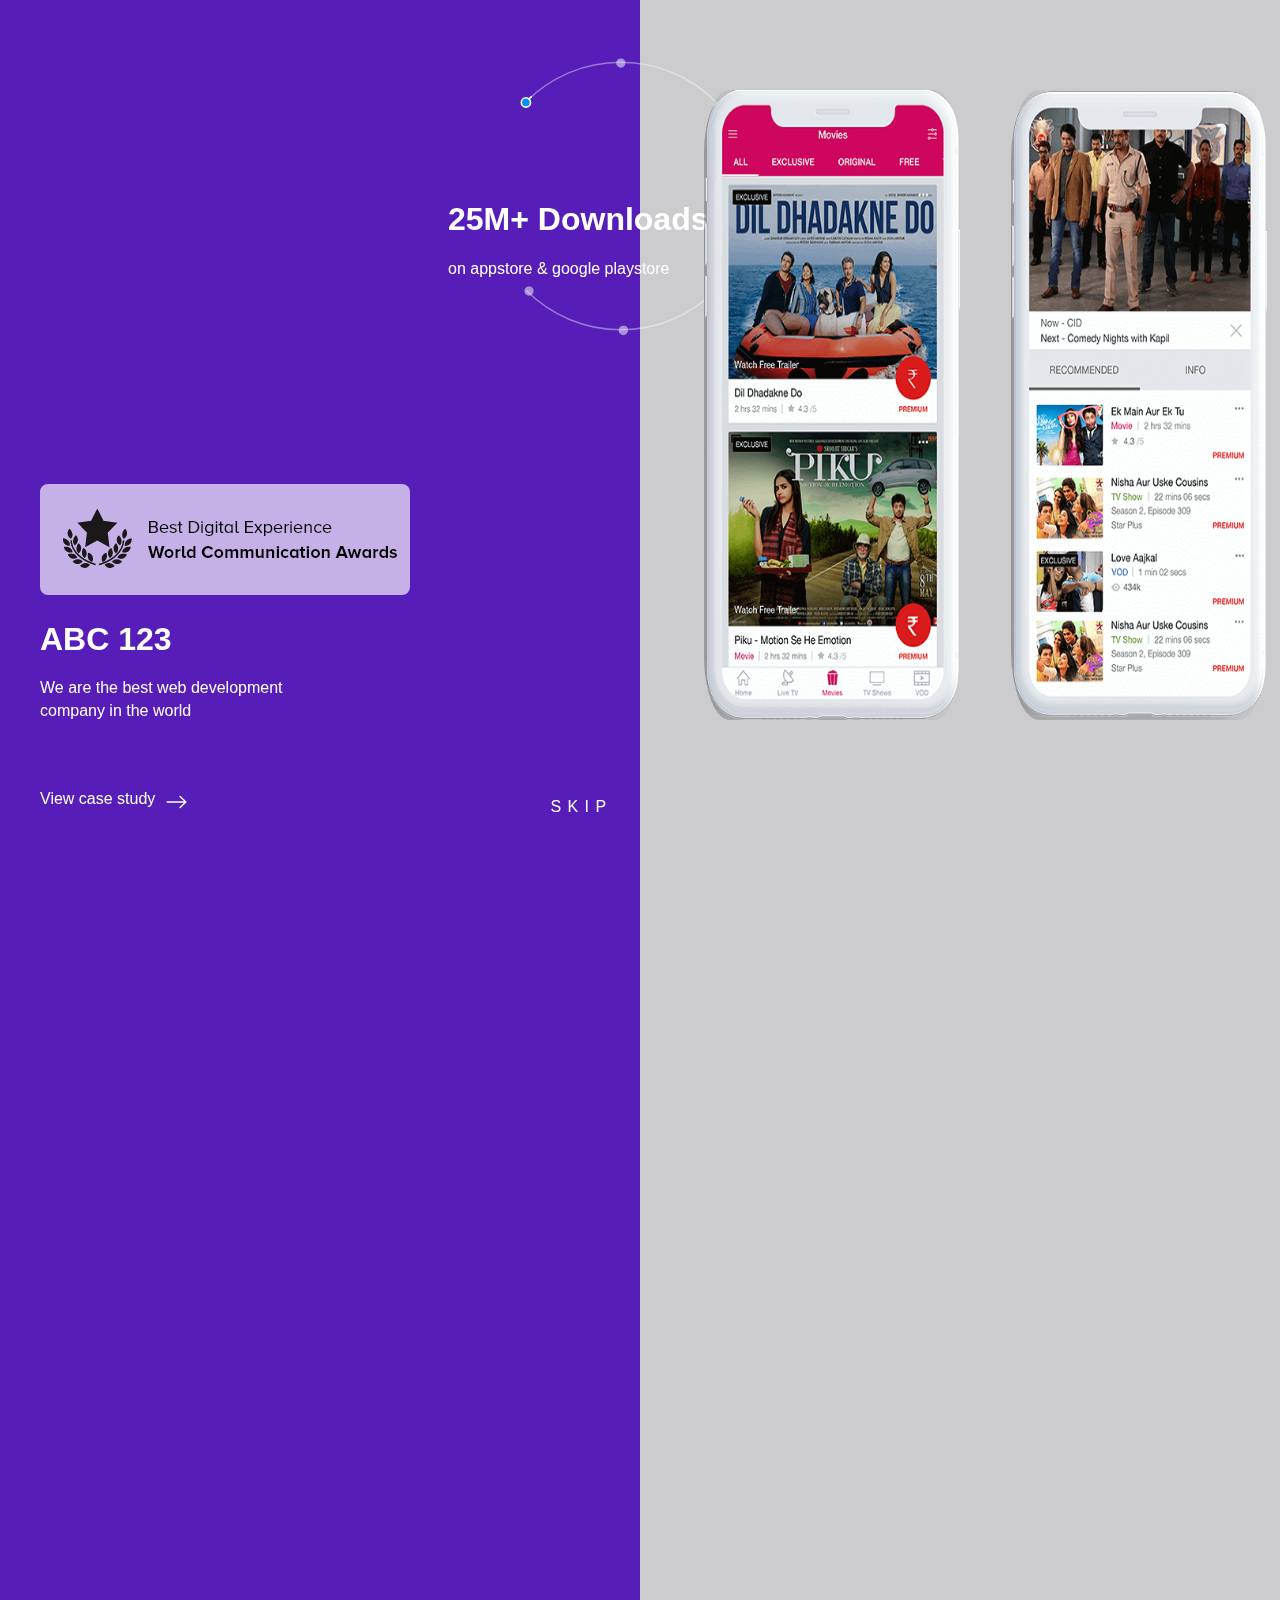
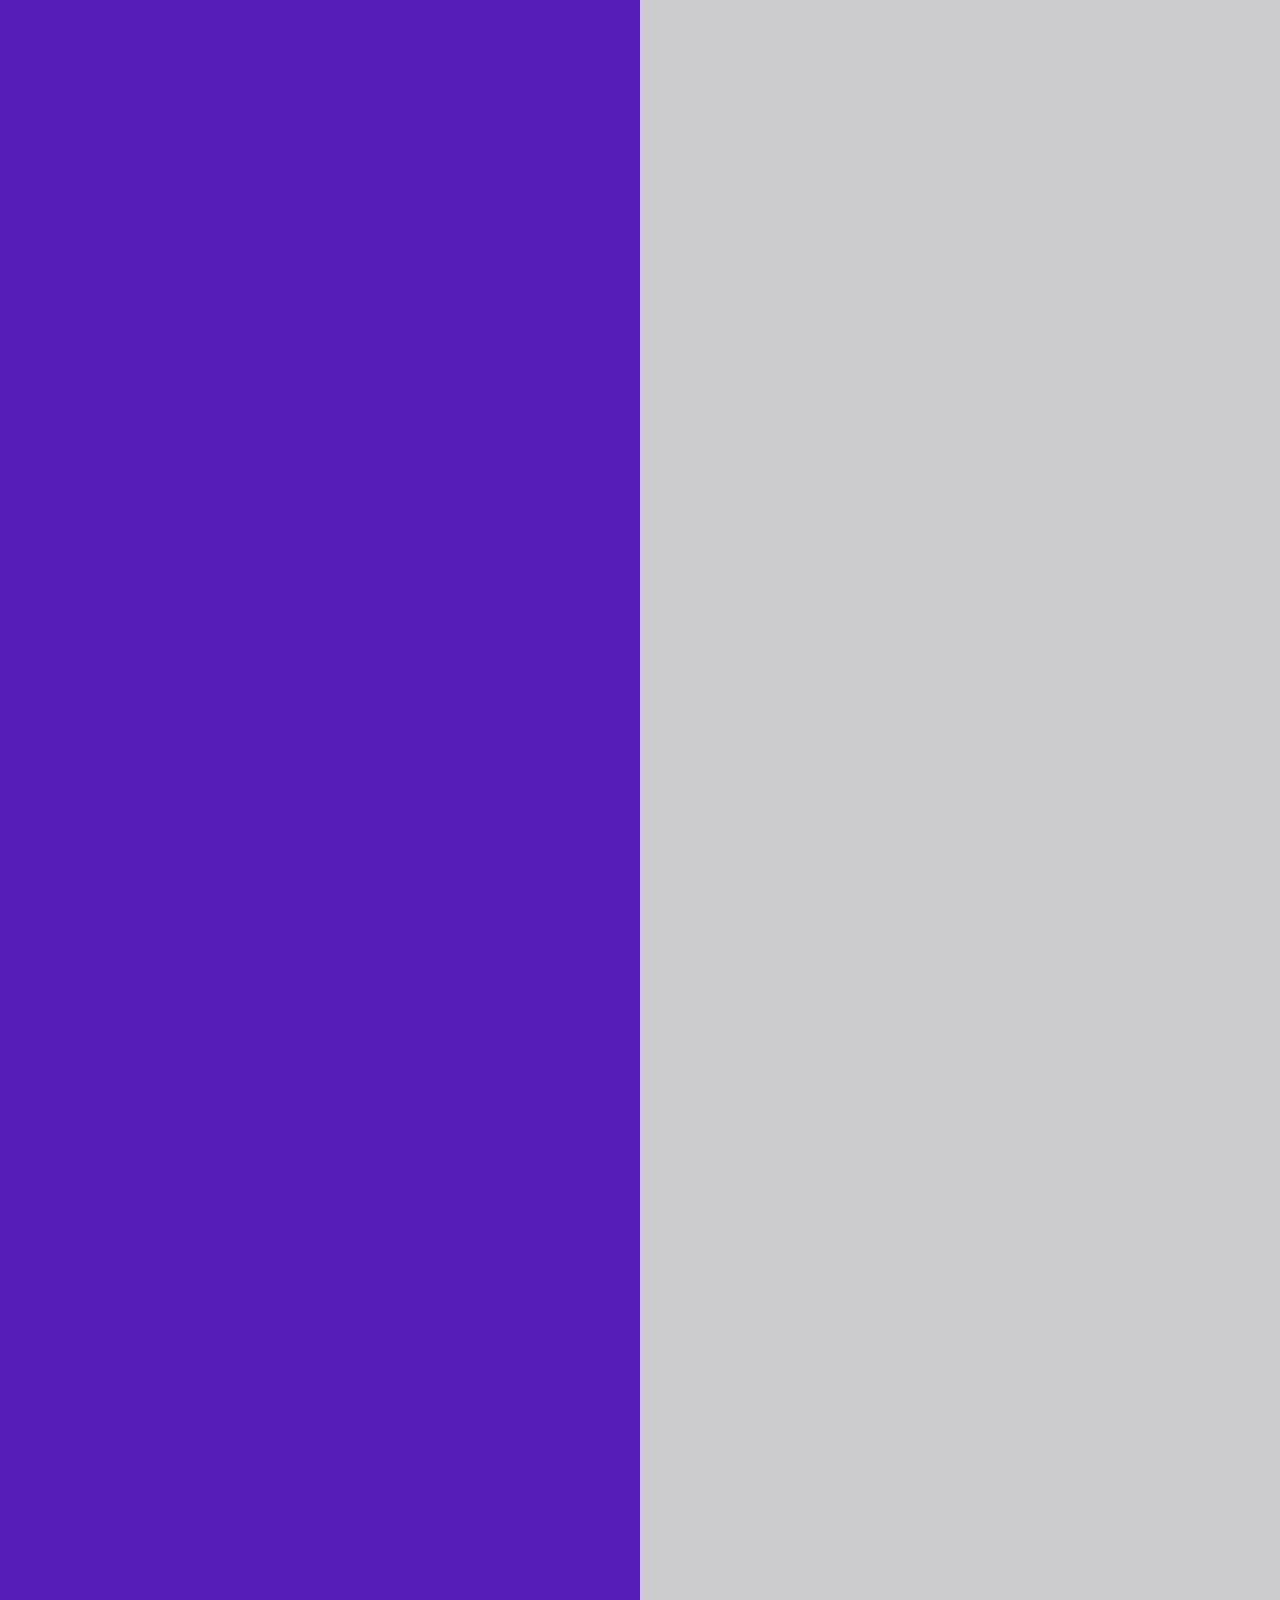
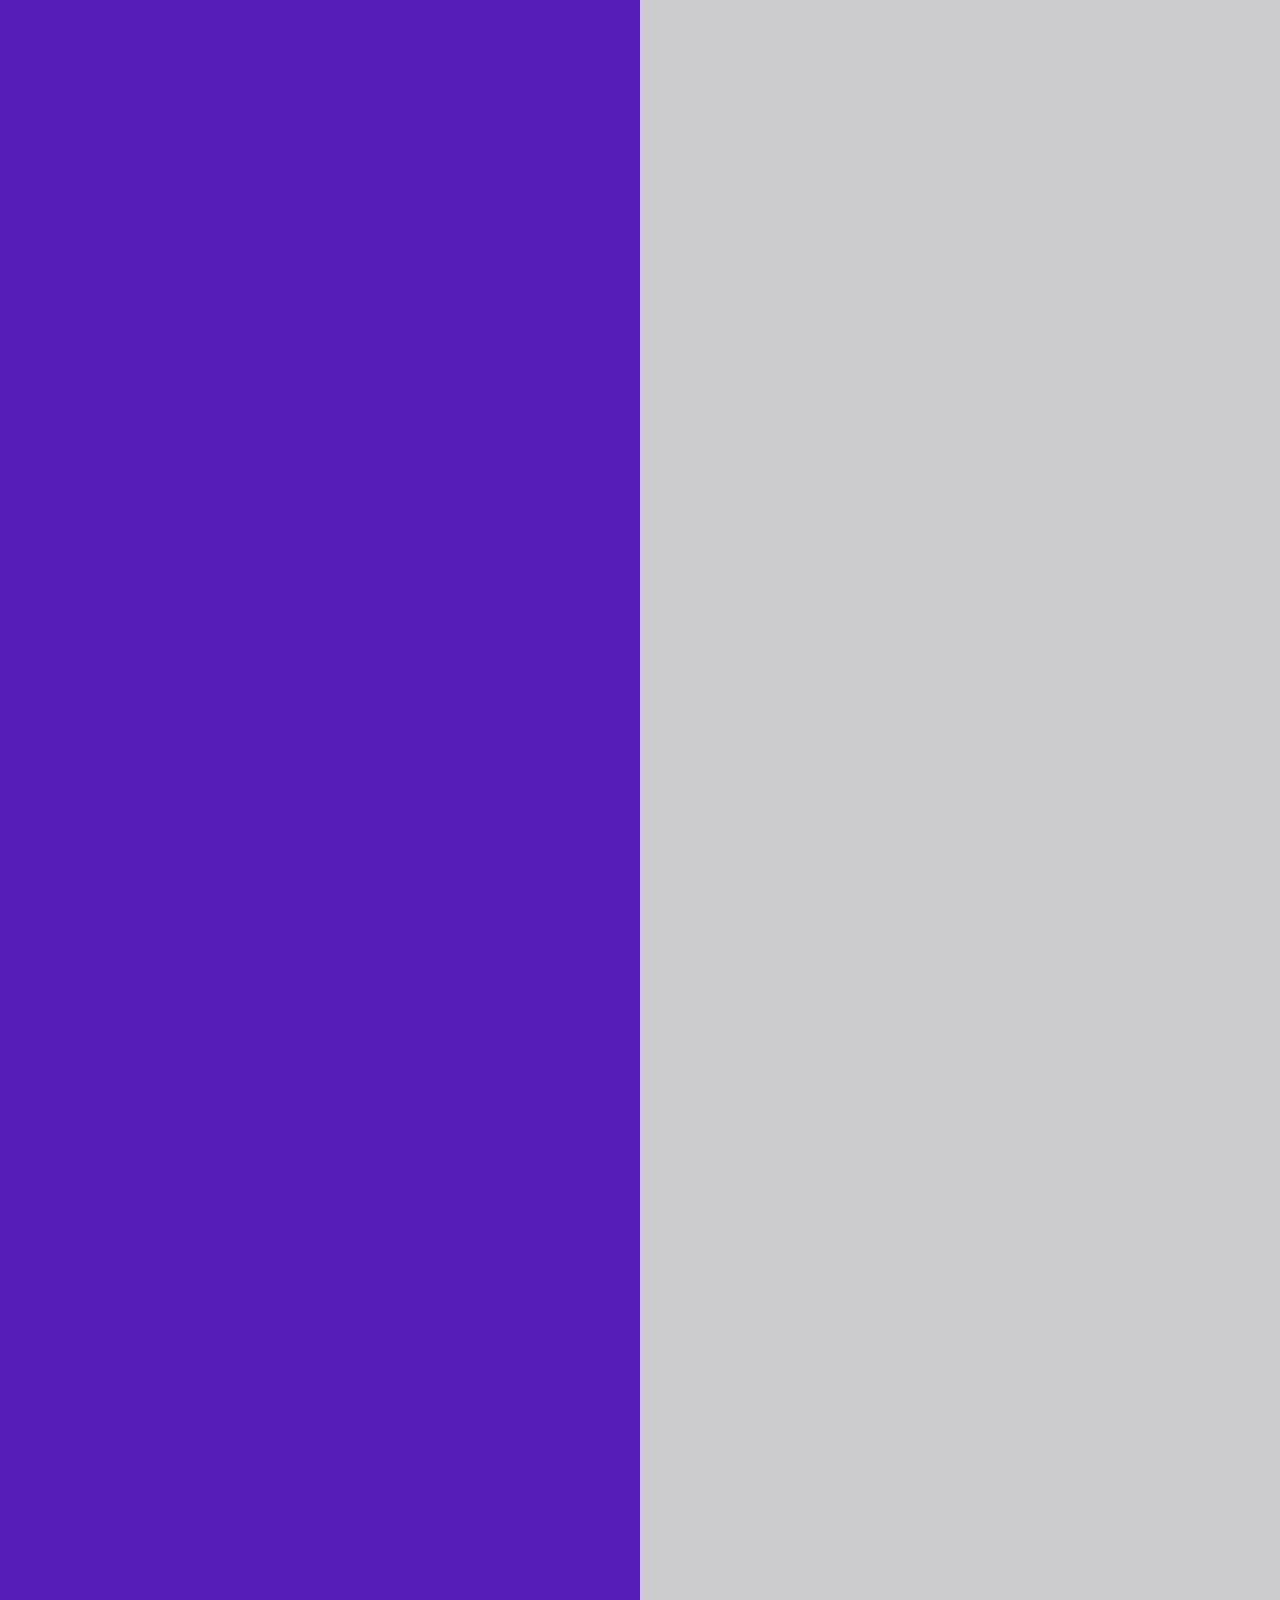
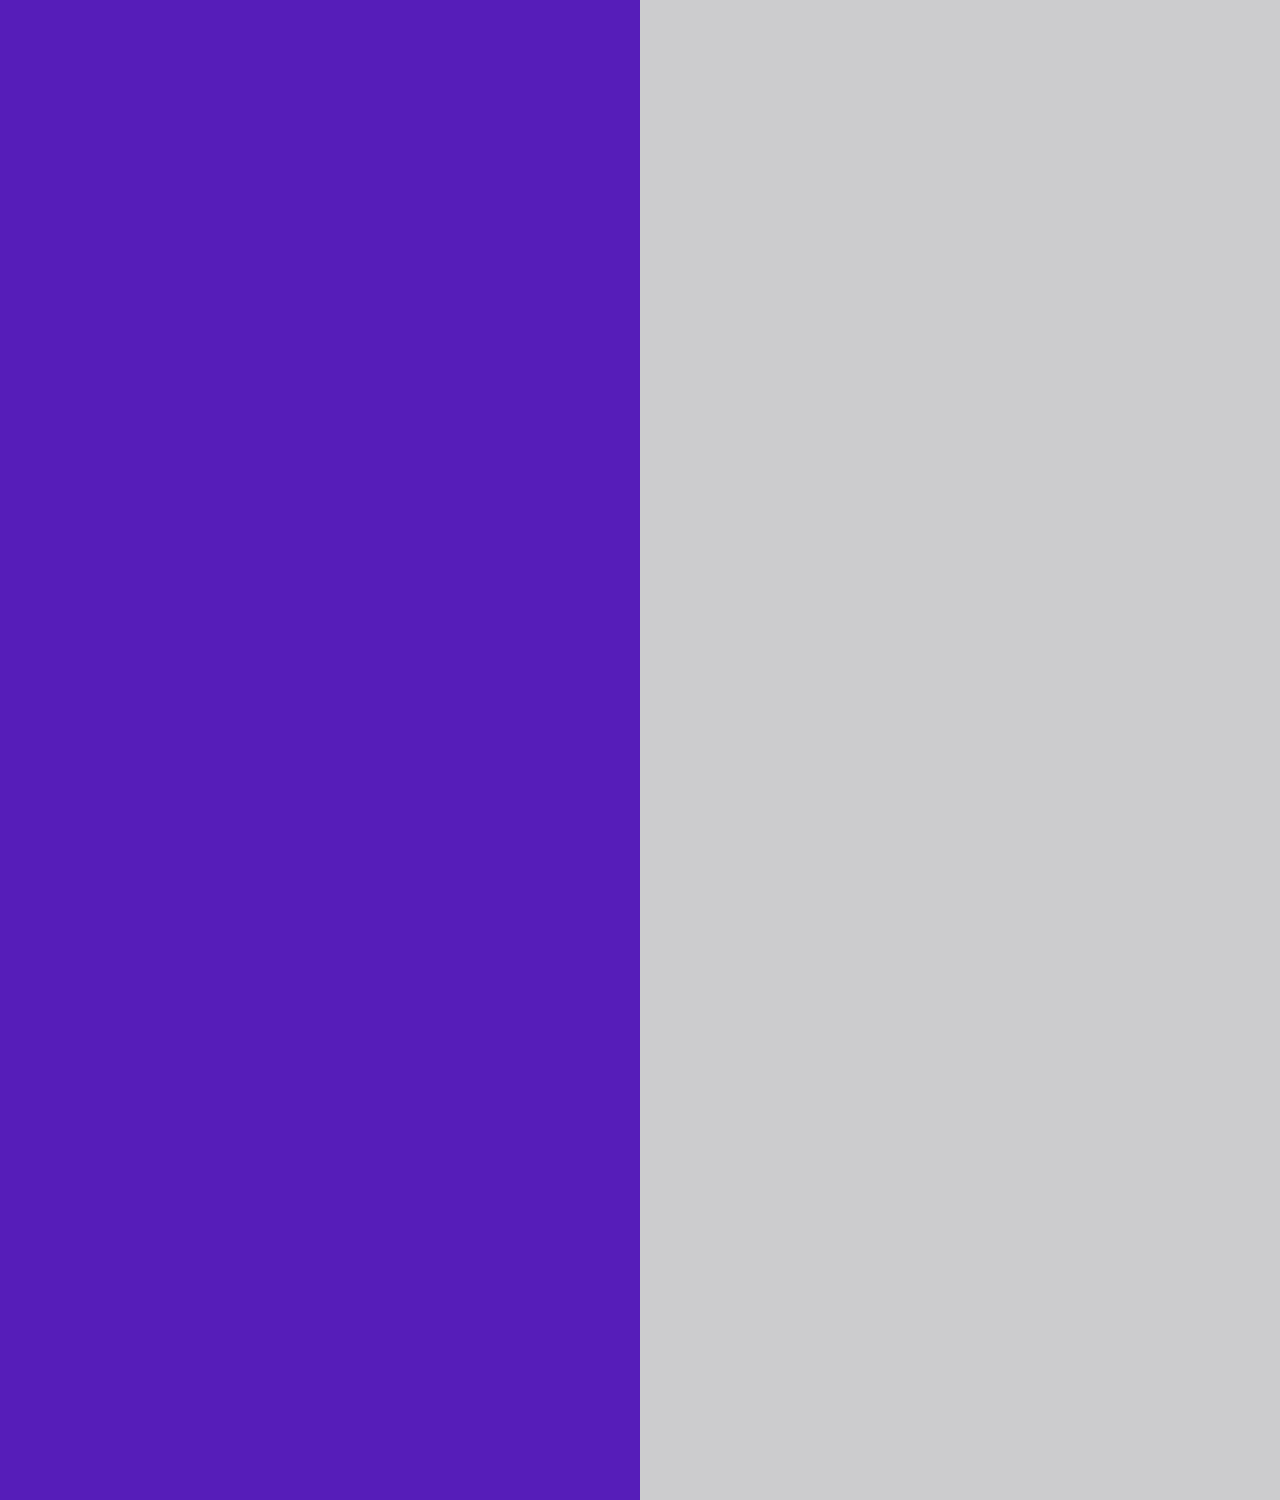
<file: index.html>
<!DOCTYPE html>
<html lang="en">

<head>
	<meta charset="UTF-8">
	<meta name="viewport" content="width=device-width, initial-scale=1.0">
	<title>Task 2</title>
	<script src="libs/jquery-3.6.0.min.js"></script>
	<link rel="stylesheet" href="style.css">
</head>

<body>
	<div class="container">
		<div class="box" id="box-left">
			<div id="organisation-info"></div>
			<a href="#" id="skip-button">SKIP</a>
			<div id="left-1"></div>
			<div id="left-2"></div>
			<div id="left-3"></div>
			<div id="left-4"></div>
			<div id="left-5"></div>
			<div id="left-6"></div>
			<div id="left-7"></div>
		</div>
		<div id="slider">
			<svg version="1.1" id="transring" xmlns="http://www.w3.org/2000/svg"
				 xmlns:xlink="http://www.w3.org/1999/xlink" x="0px" y="0px" viewBox="0 0 414 414"
				 style="enable-background:new 0 0 414 414; background-color:none" xml:space="preserve">

                <path id="Transparent_Ring" class="transrg"
					  style="opacity:0.4;fill:none;stroke:#FFFFFF;stroke-width:2;stroke-miterlimit:10;enable-background:new"
					  d="M84.2,85c31.3-31.5,74.7-51,122.7-51c95.5,0,173,77.5,173,173s-77.5,173-173,173
                c-47.8,0-91-19.4-122.3-50.7"></path>

				<path id="Opaque_Ring" class="transrgwht" stroke-dasharray="0,1000"
					  style="fill: none; stroke: rgb(255, 255, 255); stroke-width: 2; stroke-miterlimit: 10; stroke-dasharray: 10, 1000;"
					  d="M84.2,85c31.3-31.5,74.7-51,122.7-51c95.5,0,173,77.5,173,173s-77.5,173-173,173
                c-47.8,0-91-19.4-122.3-50.7"></path>

				<g id="Dots1" class="dots-nav">
                    <g>
                        <path class="dotsst dotsfill1" style="fill: rgb(0, 146, 255); opacity: 1;"
							  d="M84,80 c-3.3,0-6,2.7-6,6s2.7,6,6,6s6-2.7,6 -6 S 87, 80, 84,80 z"></path>
                    </g>
					<g>
                        <path class="dotsstro"
							  style="opacity: 1; fill: none; stroke: rgb(255, 255, 255); stroke-width: 2; stroke-miterlimit: 10;"
							  d="M84,80c-3.3,0-6,2.7-6,6s2.7,6,6,6s6-2.7,6 -6 S 87, 80, 84,80 z"></path>
                    </g>
                </g>
				<g id="Dots2" class="dots-nav">
                    <g>
                        <path class="dotsst dotsfill2" style="fill: #fff; opacity: 0.5;"
							  d="M206.8,29c-3.3,0-6,2.7-6,6s2.7,6,6,6s6-2.7,6 -6S 210.1,29, 206.8,29 z M206.8"></path>
                    </g>
					<g>
                        <path class="dotsstro"
							  style="opacity: 0; fill: none; stroke: rgb(255, 255, 255); stroke-width: 2; stroke-miterlimit: 10;"
							  d="M206.8,29c-3.3,0-6,2.7-6,6s2.7,6,6,6s6-2.7,6 -6S 210.1,29, 206.8,29 z M206.8"></path>
                    </g>
                </g>
				<g id="Dots3" class="dots-nav">
                    <g>
                        <path class="dotsst dotsfill3" style="fill: #fff; opacity: 0.5;"
							  d="M332,85 c-3.3,0-6,2.7-6,6s2.7,6,6,6s6-2.7,6 -6 S 335,85, 332,85 z M332"></path>
                    </g>
					<g>
                        <path class="dotsstro"
							  style="opacity: 0; fill: none; stroke: rgb(255, 255, 255); stroke-width: 2; stroke-miterlimit: 10;"
							  d="M332,85 c-3.3,0-6,2.7-6,6s2.7,6,6,6s6-2.7,6 -6 S 335,85, 332,85 z M332"></path>
                    </g>
                </g>
				<g id="Dots4" class="dots-nav">
                    <g>
                        <path class="dotsst dotsfill4" style="fill: #fff; opacity: 0.5;"
							  d="M380,205 c-3.3,0-6,2.7-6,6s2.7,6,6,6s6-2.7,6 -6 S 383,205, 380,205 z M380"></path>
                    </g>
					<g>
                        <path class="dotsstro"
							  style="opacity: 0; fill: none; stroke: rgb(255, 255, 255); stroke-width: 2; stroke-miterlimit: 10;"
							  d="M380,205 c-3.3,0-6,2.7-6,6s2.7,6,6,6s6-2.7,6 -6 S 383,205, 380,205 z M380"></path>
                    </g>
                </g>
				<g id="Dots5" class="dots-nav">
                    <g>
                        <path class="dotsst dotsfill5" style="fill: #fff; opacity: 0.5;"
							  d="M335,315 c-3.3,0-6,2.7-6,6s2.7,6,6,6s6-2.7,6 -6 S 340,315, 335,315 z M335"></path>
                    </g>
					<g>
                        <path class="dotsstro"
							  style="opacity: 0; fill: none; stroke: rgb(255, 255, 255); stroke-width: 2; stroke-miterlimit: 10;"
							  d="M335,315 c-3.3,0-6,2.7-6,6s2.7,6,6,6s6-2.7,6 -6 S 340,315, 335,315 z M335"></path>
                    </g>
                </g>
				<g id="Dots6" class="dots-nav">
                    <g>
                        <path class="dotsst dotsfill6" style="fill: #fff; opacity: 0.5;"
							  d="M210,375 c-3.3,0-6,2.7-6,6s2.7,6,6,6s6-2.7,6 -6 S 215,375, 210,375 z M210"></path>
                    </g>
					<g>
                        <path class="dotsstro"
							  style="opacity: 0; fill: none; stroke: rgb(255, 255, 255); stroke-width: 2; stroke-miterlimit: 10;"
							  d="M210,375 c-3.3,0-6,2.7-6,6s2.7,6,6,6s6-2.7,6 -6 S 215,375, 210,375 z M210"></path>
                    </g>
                </g>
				<g id="Dots7" class="dots-nav">
                    <g>
                        <path class="dotsst dotsfill7" style="fill: #fff; opacity: 0.5;"
							  d="M88,324 c-3.3,0-6,2.7-6,6s2.7,6,6,6s6-2.7,6 -6 S 92,324, 88,324 z M88"></path>
                    </g>
					<g>
                        <path class="dotsstro"
							  style="opacity: 0; fill: none; stroke: rgb(255, 255, 255); stroke-width: 2; stroke-miterlimit: 10;"
							  d="M88,324 c-3.3,0-6,2.7-6,6s2.7,6,6,6s6-2.7,6 -6 S 92,324, 88,324 z M88"></path>
                    </g>
                </g>
            </svg>

		</div>
		<div class="box" id="box-right">
			<div id="organisation-images"></div>
			<div id="right-1"></div>
			<div id="right-2"></div>
			<div id="right-3"></div>
			<div id="right-4"></div>
			<div id="right-5"></div>
			<div id="right-6"></div>
			<div id="right-7"></div>
		</div>
	</div>

	<script src="libs/gsap/2.1.3/TweenMax.min.js"></script>
	<script src="libs/gsap/3.11.2/gsap.min.js"></script>
	<script src="libs/gsap/3.11.2/ScrollTrigger.min.js"></script>
	<script src="constants.js"></script>
	<script src="app.js"></script>
</body>

</html>
</file>
<file: style.css>
body {
	color: white;
	margin: 0;
	font-family: sans-serif;
}

.container {
	display: flex;
	align-items: center;
	justify-content: center;
	/* height: 200vh; */
}

.box {
	width: 50vw;
	height: 100%;
	border: none;
	background-color: inherit;
}

#slider {
	position: fixed;
	width: 25%;
	height: 35%;
	top: 4%;
	left: 36%;
}

.ring>svg {
	background-color: inherit;
}

.box>div {
	height: 100vh;
	width: 100%;
}

.left-content {}

#box-left {
	background-color: #561DB9;
}

#box-right {
	background-color: #CCCCCE;
}

#organisation-info {
	position: fixed;
	bottom: 15%;
	left: 40px;
	width: 30vw;
	height: 30vh;
	color: white;
}

#organisation-info>div>div {
	position: fixed;
	bottom: 20%;
}

.organisation-info-body {
	display: flex;
	flex-direction: column;
	gap: 5px;
}

.organisation-info-remark {
	/* margin-top: 50px; */
	position: fixed !important;
	bottom: 10% !important;
	padding-top: 40px;
	box-sizing: border-box;
	/* margin-bottom: 100px; */
	display: flex;
	align-items: center;
	gap: 10px;
}

.organisation-info-remark>a {
	text-decoration: none;
	color: white;
}

.organisation-info-remark>img {
	position: relative;
	top: 3px;
	width: 1.4rem;
}

.first-organisation-award {
	display: flex;
	background-color: #C5A6E4;
	color: black;
	/* width: 70%; */
	padding: 2rem;
	border-radius: 0.6rem;
}

.first-organisation-award>div {
	display: flex;
	flex-direction: column;
	gap: 5px;
}

.last-organisation-award {
	display: flex;
	background-color: white;
	color: black;
	/* width: 60%; */
	padding: 2rem;
	border-radius: 0.6rem;
}

.last-organisation-award>div {
	display: flex;
	flex-direction: column;
	gap: 5px;
}

#skip-button {
	text-decoration: none;
	position: fixed;
	bottom: 8%;
	left: 43%;
	width: 70px;
	height: 30px;
	color: white;
	letter-spacing: 0.4rem;
}

#organisation-images {
	position: fixed;
}

@keyframes slide-up {
	0% {
		top: 100vh
	}

	100% {
		top: 50%;
	}
}

@keyframes slide-down {
	0% {
		top: -250px
	}

	100% {
		top: 0%;
	}
}

#box-right img {
	height: 70vh;
	width: 20vw;
}

.right-content>img {
	position: fixed;
}


.right-content>img:nth-child(2) {
	/* animation: 500ms slide-down; */
	right: 1%;
	/* top: 5%; */
}

@keyframes right-content-1-both-img {
	0% {
		bottom: 0%
	}

	;

	100% {
		bottom: 20%;
	}
}

@keyframes right-content-6-img {
	0% {
		bottom: -200px;
	}

	;

	100% {
		bottom: 0%;
	}
}

@keyframes right-content-7-second-img {
	0% {
		bottom: -60px;
	}

	100% {
		bottom: -40px;
	}
}

#right-content-1>img:first-child {
	border-radius: 10%;
	animation: 250ms right-content-1-both-img;
	bottom: 20%;
	left: 55%;
}

#right-content-1>img:nth-child(2) {
	border-radius: 11%;
	animation: 500ms right-content-1-both-img;
	bottom: 20%;
}

#right-content-2>img:nth-child(1),
#right-content-3>img:nth-child(1),
#right-content-4>img:nth-child(1) {
	animation: 500ms slide-up;
	top: 50%;
	left: 55%;
}

#right-content-2>img:nth-child(2),
#right-content-3>img:nth-child(2),
#right-content-4>img:nth-child(2) {
	animation: 500ms slide-down;
	top: 0%;
}

#right-content-3>img:nth-child(2) {
	width: 17%;
}

#right-content-5>img:nth-child(1) {
	left: 50%;
}

#right-content-5>img:nth-child(2) {
	left: 62%;
}

#right-content-5>img:nth-child(2) {
	left: 78%;
}

#right-content-6>img {
	width: 50%;
	height: 90%;
	animation: 200ms right-content-6-img;
	bottom: 0%;
}

#right-content-7>img:first-child {
	width: 400px;
	left: 62%;
	bottom: -80px;
	z-index: 1;
}

#right-content-7>img:nth-child(2) {
	width: 300px;
	animation: 200ms right-content-7-second-img;
	bottom: -40px;
}

#right-content-4>img:nth-child(3) {
	width: 200px;
	height: 200px;
}

.page-title {
	position: fixed;
	color: white;
	left: 35%;
	top: 20%
}
</file>
